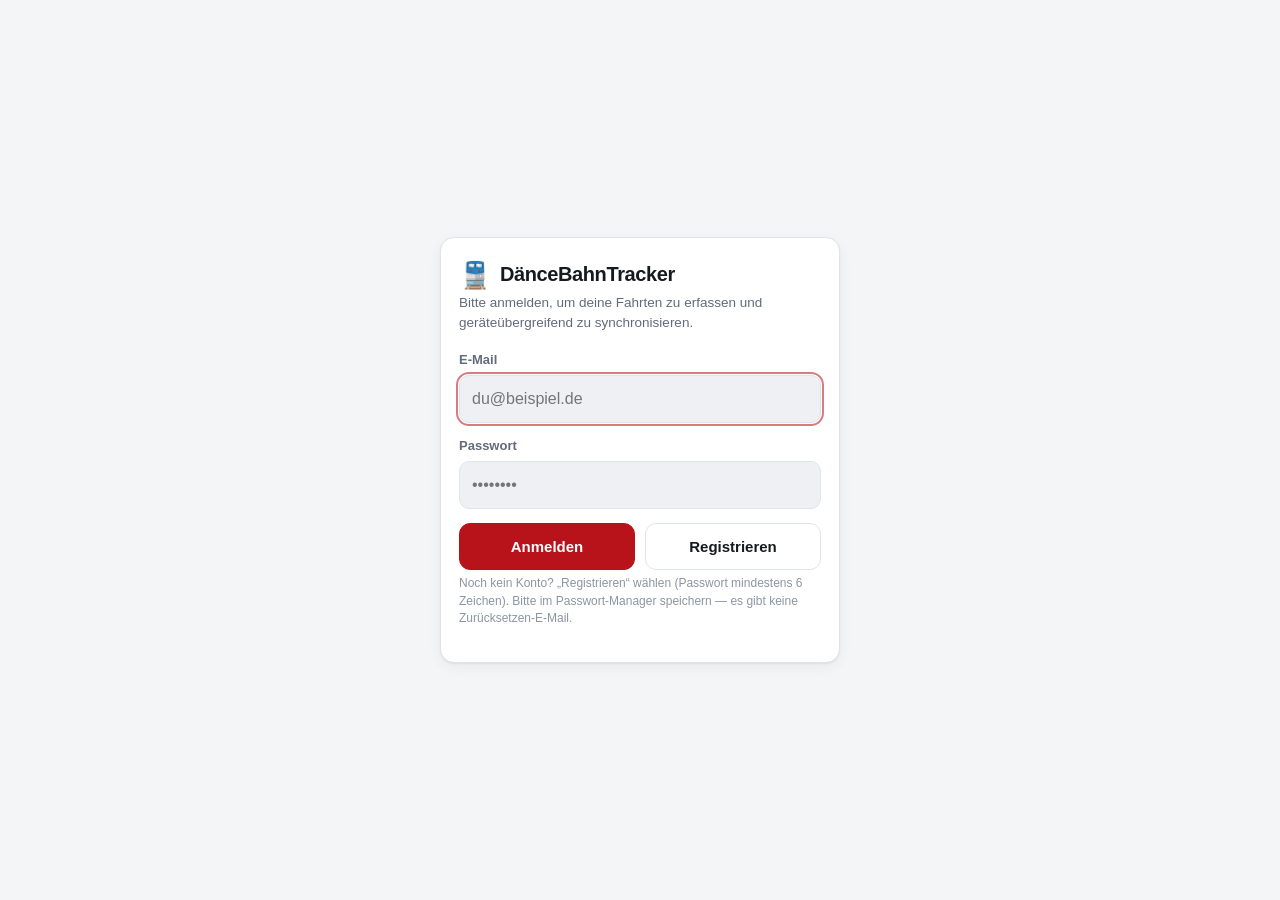
<file: index.html>
<!doctype html>
<html lang="de">
<head>
<meta charset="utf-8">
<meta name="viewport" content="width=device-width, initial-scale=1, viewport-fit=cover">
<title>Fahrten — DänceBahnTracker</title>
<meta name="theme-color" content="#f4f5f7" media="(prefers-color-scheme: light)">
<meta name="theme-color" content="#101319" media="(prefers-color-scheme: dark)">

<link rel="icon" href="icons/favicon.svg" type="image/svg+xml">
<link rel="icon" href="icons/favicon-32.png" sizes="32x32" type="image/png">
<link rel="icon" href="icons/favicon-16.png" sizes="16x16" type="image/png">
<link rel="alternate icon" href="icons/favicon.ico" sizes="16x16 32x32 48x48">
<!-- iOS home screen: must be an opaque PNG; iOS applies its own rounded mask. -->
<link rel="apple-touch-icon" href="icons/apple-touch-icon.png" sizes="180x180">
<link rel="manifest" href="site.webmanifest">
<meta name="apple-mobile-web-app-title" content="DänceBahn">
<meta name="application-name" content="DänceBahnTracker">
<meta name="apple-mobile-web-app-capable" content="yes">
<meta name="mobile-web-app-capable" content="yes">
<meta name="apple-mobile-web-app-status-bar-style" content="default">

<link rel="stylesheet" href="css/app.css">
</head>
<body>

<!-- Shown until a session exists; filled in by js/auth-gate.js. -->
<div class="gate" id="authGate"></div>

<div id="appContent" hidden>

<header class="appbar">
  <div>
    <h1 class="appbar-title">DänceBahnTracker</h1>
    <div class="appbar-sub" id="freshness">wird geladen…</div>
  </div>
  <button type="button" class="icon-btn" id="refreshBtn" aria-label="Aktualisieren">⟳</button>
</header>

<main class="container" id="main">

  <section class="section" id="filterSection">
    <div class="field">
      <div class="label">Richtung</div>
      <div class="segmented" id="directionControl" role="group" aria-label="Richtung">
        <button type="button" data-value="ALL" class="is-active">Beide</button>
        <button type="button" data-value="TO_MUC">→ München</button>
        <button type="button" data-value="TO_RO">→ Rosenheim</button>
      </div>
    </div>
    <div class="field" style="margin-bottom:0;">
      <div class="label">Bahnhof</div>
      <div class="segmented" id="hubControl" role="group" aria-label="Bahnhof">
        <button type="button" data-value="ALL" class="is-active">Alle</button>
        <button type="button" data-value="HBF">Hbf</button>
        <button type="button" data-value="OST">Ost</button>
      </div>
    </div>
  </section>

  <!-- Only visible while the list is anchored to a past time (see #pastPanel). -->
  <div class="anchor-bar" id="anchorBar" hidden>
    <span id="anchorText"></span>
    <button type="button" class="btn btn--ghost anchor-bar-btn" id="anchorResetBtn">Jetzt</button>
  </div>

  <div class="notice" id="notice" hidden style="display:none">
    <span aria-hidden="true">⚠️</span>
    <span id="noticeText"></span>
  </div>

  <div id="skeletonWrap">
    <div class="skeleton"></div>
    <div class="skeleton"></div>
    <div class="skeleton"></div>
    <div class="skeleton"></div>
  </div>

  <div class="empty" id="emptyState" hidden>
    <span class="empty-icon" aria-hidden="true">🚆</span>
    <div class="empty-title">Keine Fahrten im Zeitfenster</div>
    <p class="empty-text" id="emptyText">
      Aktuell liegen keine Züge innerhalb der nächsten bzw. letzten 2 Stunden vor.
      Zieh zum Aktualisieren oder komm später wieder.
    </p>
  </div>

  <div id="trainListRoot"></div>

  <!-- Deliberately understated: nachtragen is the rare case, the live list is
       the everyday one. Kept below the list so it never competes with it. -->
  <div class="footer-actions">
    <button type="button" class="link-btn" id="pastToggle" aria-expanded="false" aria-controls="pastPanel">
      Frühere Fahrt nachtragen
    </button>
  </div>

  <section class="section" id="pastPanel" hidden>
    <div class="card card-pad">
      <div class="field">
        <label class="label" for="pastDate">Datum</label>
        <input class="input" type="date" id="pastDate">
      </div>
      <div class="field">
        <label class="label" for="pastTime">Uhrzeit (ungefähr)</label>
        <input class="input" type="time" id="pastTime" step="300">
      </div>
      <div class="btn-row">
        <button type="button" class="btn btn--ghost" id="pastCancelBtn">Abbrechen</button>
        <button type="button" class="btn btn--primary" id="pastShowBtn">Fahrten anzeigen</button>
      </div>
      <p class="hint" style="margin-top:10px;">
        Zeigt die Züge im Zeitfenster von ±2 Stunden um diese Uhrzeit. Für weiter
        zurückliegende Tage liegen unter Umständen nur Fahrplandaten ohne
        Live-Verspätung vor.
      </p>
    </div>
  </section>

</main>

<!-- The delay entry sheet is built and owned by js/entry-sheet.js, which both
     pages share -- there is deliberately no markup for it here. -->

<div class="toast" id="toast" role="status" aria-live="polite"></div>

<nav class="tabbar">
  <a class="tab is-active" href="index.html" aria-current="page">
    <span class="tab-icon" aria-hidden="true">🚆</span>
    <span>Fahrten</span>
  </a>
  <a class="tab" href="stats.html">
    <span class="tab-icon" aria-hidden="true">📊</span>
    <span>Statistik</span>
  </a>
</nav>

</div><!-- /#appContent -->

<script type="module" src="js/tracker.js"></script>
</body>
</html>
</file>
<file: css/app.css>
/* DänceBahnTracker -- mobile-first design system.
   Both pages share these tokens and components; keep class names stable. */

:root {
  --bg: #f4f5f7;
  --surface: #ffffff;
  --surface-2: #eef0f4;
  --border: #dfe3ea;
  --text: #16191f;
  --text-dim: #626b7a;
  --text-faint: #8d95a3;

  --accent: #b8121b;        /* DB red */
  --accent-ink: #ffffff;

  --ok: #16794a;
  --ok-bg: #e2f5ec;
  --warn: #96610a;
  --warn-bg: #fdf1dc;
  --bad: #b3261e;
  --bad-bg: #fce9e7;

  --radius: 14px;
  --radius-sm: 9px;
  --shadow: 0 1px 2px rgba(16, 20, 28, 0.06), 0 4px 14px rgba(16, 20, 28, 0.05);

  --tabbar-h: 58px;
  --font: -apple-system, BlinkMacSystemFont, 'Segoe UI', Roboto, 'Helvetica Neue', Arial, sans-serif;
  --mono: ui-monospace, SFMono-Regular, Menlo, Consolas, monospace;
}

@media (prefers-color-scheme: dark) {
  :root {
    --bg: #101319;
    --surface: #171b23;
    --surface-2: #1f242e;
    --border: #2b313d;
    --text: #eef1f6;
    --text-dim: #a2acbb;
    --text-faint: #79838f;

    --accent: #f2545b;
    --accent-ink: #1a0406;

    --ok: #62d3a0;
    --ok-bg: #102a20;
    --warn: #f0bc61;
    --warn-bg: #2d2312;
    --bad: #ff8a80;
    --bad-bg: #331a18;

    --shadow: 0 1px 2px rgba(0, 0, 0, 0.4), 0 4px 16px rgba(0, 0, 0, 0.3);
  }
}

* { box-sizing: border-box; }

/* Component rules below set `display`, which would otherwise out-specify the
   UA's [hidden] rule. Keep the attribute authoritative for every component. */
[hidden] { display: none !important; }

html { -webkit-text-size-adjust: 100%; }

body {
  margin: 0;
  font-family: var(--font);
  background: var(--bg);
  color: var(--text);
  font-size: 16px;
  line-height: 1.45;
  padding-bottom: calc(var(--tabbar-h) + env(safe-area-inset-bottom));
  -webkit-font-smoothing: antialiased;
  overscroll-behavior-y: contain;
}

/* ---------- App bar ---------- */

.appbar {
  position: sticky;
  top: 0;
  z-index: 30;
  background: var(--surface);
  border-bottom: 1px solid var(--border);
  padding: calc(env(safe-area-inset-top) + 10px) 16px 10px;
  display: flex;
  align-items: center;
  gap: 10px;
}

.appbar-title {
  margin: 0;
  font-size: 17px;
  font-weight: 700;
  letter-spacing: -0.01em;
  flex: 1;
  min-width: 0;
  overflow: hidden;
  text-overflow: ellipsis;
  white-space: nowrap;
}

.appbar-sub {
  font-size: 12px;
  color: var(--text-faint);
  font-weight: 500;
}

.icon-btn {
  appearance: none;
  border: 1px solid var(--border);
  background: var(--surface-2);
  color: var(--text);
  border-radius: 10px;
  min-width: 38px;
  height: 38px;
  padding: 0 10px;
  font-size: 15px;
  cursor: pointer;
  display: inline-flex;
  align-items: center;
  justify-content: center;
}

.icon-btn:active { transform: scale(0.96); }

/* Fits inside a table row without stretching it. */
.icon-btn--sm {
  min-width: 30px;
  height: 30px;
  padding: 0;
  font-size: 13px;
}

.row-actions { display: flex; gap: 6px; }

/* ---------- Layout ---------- */

.container {
  max-width: 720px;
  margin: 0 auto;
  padding: 14px 14px 24px;
}

.section { margin-bottom: 22px; }

.section-title {
  font-size: 12px;
  font-weight: 700;
  text-transform: uppercase;
  letter-spacing: 0.06em;
  color: var(--text-faint);
  margin: 0 0 8px 2px;
}

.card {
  background: var(--surface);
  border: 1px solid var(--border);
  border-radius: var(--radius);
  box-shadow: var(--shadow);
  overflow: hidden;
}

.card-pad { padding: 14px; }

.row-between {
  display: flex;
  align-items: center;
  justify-content: space-between;
  gap: 10px;
}

/* ---------- Bottom tab bar ---------- */

.tabbar {
  position: fixed;
  left: 0;
  right: 0;
  bottom: 0;
  z-index: 40;
  height: calc(var(--tabbar-h) + env(safe-area-inset-bottom));
  padding-bottom: env(safe-area-inset-bottom);
  display: flex;
  background: color-mix(in srgb, var(--surface) 92%, transparent);
  backdrop-filter: saturate(180%) blur(12px);
  -webkit-backdrop-filter: saturate(180%) blur(12px);
  border-top: 1px solid var(--border);
}

.tab {
  flex: 1;
  display: flex;
  flex-direction: column;
  align-items: center;
  justify-content: center;
  gap: 2px;
  text-decoration: none;
  color: var(--text-faint);
  font-size: 11px;
  font-weight: 600;
}

.tab-icon { font-size: 19px; line-height: 1; }
.tab.is-active { color: var(--accent); }

/* ---------- Segmented control / chips ---------- */

.segmented {
  display: flex;
  background: var(--surface-2);
  border: 1px solid var(--border);
  border-radius: 11px;
  padding: 3px;
  gap: 3px;
}

.segmented button {
  flex: 1;
  appearance: none;
  border: 0;
  background: transparent;
  color: var(--text-dim);
  font: inherit;
  font-size: 13px;
  font-weight: 600;
  padding: 8px 6px;
  border-radius: 8px;
  cursor: pointer;
  white-space: nowrap;
}

.segmented button.is-active {
  background: var(--surface);
  color: var(--text);
  box-shadow: var(--shadow);
}

.chips {
  display: flex;
  flex-wrap: wrap;
  gap: 7px;
}

.chip {
  appearance: none;
  border: 1px solid var(--border);
  background: var(--surface);
  color: var(--text-dim);
  font: inherit;
  font-size: 13px;
  font-weight: 600;
  padding: 7px 12px;
  border-radius: 999px;
  cursor: pointer;
}

.chip.is-active {
  background: var(--accent);
  border-color: var(--accent);
  color: var(--accent-ink);
}

/* ---------- Train list ---------- */

.train-group + .train-group { margin-top: 18px; }

.train-list {
  list-style: none;
  margin: 0;
  padding: 0;
}

.train-item {
  width: 100%;
  display: flex;
  align-items: center;
  gap: 12px;
  padding: 12px 14px;
  background: transparent;
  border: 0;
  border-bottom: 1px solid var(--border);
  font: inherit;
  color: inherit;
  text-align: left;
  cursor: pointer;
}

.train-list li:last-child .train-item { border-bottom: 0; }
.train-item:active { background: var(--surface-2); }

.train-time {
  font-variant-numeric: tabular-nums;
  font-weight: 700;
  font-size: 17px;
  min-width: 52px;
}

.train-time-sub {
  display: block;
  font-size: 11px;
  font-weight: 600;
  color: var(--text-faint);
}

.train-main { flex: 1; min-width: 0; }

.train-line {
  display: inline-block;
  font-size: 11px;
  font-weight: 800;
  letter-spacing: 0.03em;
  background: var(--surface-2);
  border: 1px solid var(--border);
  color: var(--text-dim);
  padding: 1px 7px;
  border-radius: 5px;
  margin-right: 6px;
}

.train-route {
  /* Must be block: text-overflow/ellipsis is ignored on inline boxes, which
     would let a long route name slide out under the delay badge. */
  display: block;
  font-size: 14px;
  font-weight: 600;
  overflow: hidden;
  text-overflow: ellipsis;
  white-space: nowrap;
}

.train-meta {
  font-size: 12px;
  color: var(--text-faint);
  margin-top: 2px;
}

.train-item.is-past { opacity: 0.62; }

.train-item.is-logged {
  background: linear-gradient(90deg, color-mix(in srgb, var(--accent) 8%, transparent), transparent 60%);
}

.train-aside {
  display: flex;
  flex-direction: column;
  align-items: flex-end;
  gap: 4px;
}

/* ---------- Badges ---------- */

.badge {
  display: inline-block;
  font-size: 12px;
  font-weight: 700;
  padding: 3px 8px;
  border-radius: 7px;
  white-space: nowrap;
  font-variant-numeric: tabular-nums;
}

.badge--ok { background: var(--ok-bg); color: var(--ok); }
.badge--warn { background: var(--warn-bg); color: var(--warn); }
.badge--bad { background: var(--bad-bg); color: var(--bad); }
.badge--muted { background: var(--surface-2); color: var(--text-faint); }

/* ---------- Buttons ---------- */

.btn {
  appearance: none;
  font: inherit;
  font-weight: 650;
  font-size: 15px;
  padding: 12px 16px;
  border-radius: 11px;
  border: 1px solid var(--border);
  background: var(--surface-2);
  color: var(--text);
  cursor: pointer;
}

.btn:active { transform: scale(0.985); }
.btn--primary { background: var(--accent); border-color: var(--accent); color: var(--accent-ink); }
.btn--ghost { background: transparent; }
.btn--danger { background: transparent; border-color: var(--bad); color: var(--bad); }
.btn--block { display: block; width: 100%; }
.btn[disabled] { opacity: 0.5; cursor: default; }

.btn-row { display: flex; gap: 10px; }
.btn-row > * { flex: 1; }

/* Understated text action for secondary things that must not compete with the
   train list -- currently only "Frühere Fahrt nachtragen". */
.link-btn {
  appearance: none;
  border: 0;
  background: transparent;
  color: var(--text-faint);
  font: inherit;
  font-size: 13px;
  font-weight: 600;
  padding: 8px 4px;
  cursor: pointer;
  text-decoration: underline;
  text-underline-offset: 3px;
}

.link-btn:active { color: var(--text-dim); }

.footer-actions {
  display: flex;
  justify-content: center;
  margin-top: 10px;
}

/* ---------- Back-dated view ---------- */

/* Shown in place of "now" while the train list is anchored to a past moment. */
.anchor-bar {
  display: flex;
  align-items: center;
  justify-content: space-between;
  gap: 10px;
  font-size: 12.5px;
  font-weight: 650;
  color: var(--text-dim);
  background: var(--surface-2);
  border: 1px solid var(--border);
  border-radius: var(--radius-sm);
  padding: 7px 8px 7px 12px;
  margin-bottom: 12px;
}

/* Text plus a reset action. Sits over either the .notice or the .anchor-bar
   skin, so it only has to fix the layout the two do not share. */
.filter-notice {
  align-items: center;
  justify-content: space-between;
  gap: 10px;
  /* On a narrow phone the reset button drops to its own line rather than
     squeezing the explanation into a two-word column. */
  flex-wrap: wrap;
}

.filter-notice > span { flex: 1 1 14rem; }

.anchor-bar-btn {
  flex: 0 0 auto;
  padding: 6px 12px;
  font-size: 13px;
  border-radius: 8px;
}

/* ---------- Sheet (bottom modal) ---------- */

.sheet[hidden] { display: none; }

.sheet {
  position: fixed;
  inset: 0;
  z-index: 60;
  display: flex;
  align-items: flex-end;
  justify-content: center;
}

.sheet-backdrop {
  position: absolute;
  inset: 0;
  background: rgba(8, 10, 14, 0.5);
  border: 0;
  padding: 0;
  cursor: pointer;
}

.sheet-panel {
  position: relative;
  width: 100%;
  max-width: 560px;
  max-height: 92vh;
  overflow-y: auto;
  background: var(--surface);
  border-radius: 18px 18px 0 0;
  padding: 8px 16px calc(16px + env(safe-area-inset-bottom));
  animation: sheet-up 0.22s ease-out;
}

@keyframes sheet-up {
  from { transform: translateY(18px); opacity: 0.6; }
  to { transform: translateY(0); opacity: 1; }
}

.sheet-grabber {
  width: 38px;
  height: 4px;
  border-radius: 999px;
  background: var(--border);
  margin: 6px auto 12px;
}

.sheet-title { margin: 0 0 2px; font-size: 18px; font-weight: 700; }
.sheet-sub { margin: 0 0 14px; font-size: 13px; color: var(--text-dim); }

/* ---------- Forms ---------- */

.field { margin-bottom: 14px; }

.label {
  display: block;
  font-size: 13px;
  font-weight: 650;
  margin-bottom: 6px;
  color: var(--text-dim);
}

.input,
.select,
.textarea {
  width: 100%;
  font: inherit;
  font-size: 16px; /* >=16px stops iOS zoom-on-focus */
  padding: 11px 12px;
  border-radius: 10px;
  border: 1px solid var(--border);
  background: var(--surface-2);
  color: var(--text);
}

.textarea { min-height: 68px; resize: vertical; }

.input:focus,
.select:focus,
.textarea:focus {
  outline: 2px solid color-mix(in srgb, var(--accent) 55%, transparent);
  outline-offset: 1px;
}

.hint { font-size: 12px; color: var(--text-faint); margin-top: 5px; }

.checkline {
  display: flex;
  align-items: center;
  gap: 10px;
  font-size: 15px;
  font-weight: 600;
}

.checkline input { width: 20px; height: 20px; accent-color: var(--accent); }

/* Stepper for quick delay entry */
.stepper {
  display: flex;
  align-items: center;
  gap: 10px;
}

.stepper .input { text-align: center; font-weight: 700; font-variant-numeric: tabular-nums; }

.stepper button {
  appearance: none;
  width: 46px;
  height: 46px;
  flex: 0 0 46px;
  border-radius: 11px;
  border: 1px solid var(--border);
  background: var(--surface-2);
  color: var(--text);
  font-size: 22px;
  font-weight: 600;
  cursor: pointer;
}

/* ---------- Stats ---------- */

.stat-grid {
  display: grid;
  grid-template-columns: repeat(2, minmax(0, 1fr));
  gap: 10px;
}

@media (min-width: 560px) {
  .stat-grid { grid-template-columns: repeat(4, minmax(0, 1fr)); }
}

.stat {
  background: var(--surface);
  border: 1px solid var(--border);
  border-radius: var(--radius);
  padding: 12px;
  box-shadow: var(--shadow);
}

.stat-value {
  font-size: 22px;
  font-weight: 750;
  letter-spacing: -0.02em;
  font-variant-numeric: tabular-nums;
}

.stat-label {
  font-size: 11.5px;
  color: var(--text-faint);
  font-weight: 600;
  margin-top: 2px;
}

.stat-note { font-size: 11px; color: var(--text-faint); margin-top: 4px; }

.bar-chart { display: flex; flex-direction: column; gap: 9px; }

.bar-row {
  display: grid;
  grid-template-columns: 68px 1fr auto;
  align-items: center;
  gap: 9px;
}

.bar-label {
  font-size: 12px;
  color: var(--text-dim);
  font-weight: 600;
  overflow: hidden;
  text-overflow: ellipsis;
  white-space: nowrap;
}

.bar-track {
  height: 20px;
  background: var(--surface-2);
  border-radius: 6px;
  overflow: hidden;
}

.bar-fill {
  height: 100%;
  background: var(--accent);
  border-radius: 6px;
  min-width: 2px;
  transition: width 0.25s ease;
}

.bar-fill--ok { background: var(--ok); }
.bar-fill--warn { background: var(--warn); }
.bar-fill--bad { background: var(--bad); }

.bar-value {
  font-size: 12px;
  font-weight: 700;
  font-variant-numeric: tabular-nums;
  min-width: 44px;
  text-align: right;
}

.table {
  width: 100%;
  border-collapse: collapse;
  font-size: 13.5px;
}

.table th,
.table td {
  padding: 9px 10px;
  text-align: left;
  border-bottom: 1px solid var(--border);
  font-variant-numeric: tabular-nums;
}

.table th {
  font-size: 11px;
  text-transform: uppercase;
  letter-spacing: 0.05em;
  color: var(--text-faint);
}

.table tr:last-child td { border-bottom: 0; }
.table .num { text-align: right; }

/* ---------- Auth gate ---------- */

/* Covers the whole app until a session exists. Opaque, so nothing behind it is
   readable even for the instant before the script decides. */
.gate {
  position: fixed;
  inset: 0;
  z-index: 100;
  background: var(--bg);
  display: flex;
  align-items: center;
  justify-content: center;
  padding: calc(env(safe-area-inset-top) + 20px) 16px calc(env(safe-area-inset-bottom) + 20px);
  overflow-y: auto;
}

.gate[hidden] { display: none; }

.gate-card {
  width: 100%;
  max-width: 400px;
  background: var(--surface);
  border: 1px solid var(--border);
  border-radius: var(--radius);
  box-shadow: var(--shadow);
  padding: 22px 18px;
}

.gate-brand {
  display: flex;
  align-items: center;
  gap: 9px;
  margin-bottom: 4px;
}

.gate-logo { font-size: 26px; line-height: 1; }

.gate-title {
  margin: 0;
  font-size: 20px;
  font-weight: 750;
  letter-spacing: -0.02em;
}

.gate-sub {
  margin: 0 0 18px;
  font-size: 13.5px;
  color: var(--text-dim);
}

/* ---------- States ---------- */

.empty {
  text-align: center;
  padding: 30px 18px;
  color: var(--text-faint);
}

.empty-icon { font-size: 30px; display: block; margin-bottom: 8px; }
.empty-title { font-weight: 700; color: var(--text-dim); margin-bottom: 4px; }
.empty-text { font-size: 13.5px; }

.notice {
  display: flex;
  gap: 9px;
  align-items: flex-start;
  font-size: 12.5px;
  padding: 10px 12px;
  border-radius: var(--radius-sm);
  background: var(--warn-bg);
  color: var(--warn);
  margin-bottom: 12px;
}

.skeleton {
  height: 60px;
  border-radius: var(--radius-sm);
  background: linear-gradient(90deg, var(--surface-2) 25%, var(--border) 50%, var(--surface-2) 75%);
  background-size: 200% 100%;
  animation: shimmer 1.3s infinite;
  margin-bottom: 8px;
}

@keyframes shimmer {
  from { background-position: 200% 0; }
  to { background-position: -200% 0; }
}

.spinner {
  width: 15px;
  height: 15px;
  border: 2px solid var(--border);
  border-top-color: var(--accent);
  border-radius: 50%;
  animation: spin 0.7s linear infinite;
  display: inline-block;
}

@keyframes spin { to { transform: rotate(360deg); } }

.toast {
  position: fixed;
  left: 50%;
  bottom: calc(var(--tabbar-h) + env(safe-area-inset-bottom) + 14px);
  transform: translateX(-50%) translateY(8px);
  background: var(--text);
  color: var(--bg);
  font-size: 13.5px;
  font-weight: 600;
  padding: 10px 16px;
  border-radius: 999px;
  z-index: 80;
  opacity: 0;
  pointer-events: none;
  transition: opacity 0.18s, transform 0.18s;
  max-width: 88vw;
  text-align: center;
}

.toast.is-visible { opacity: 1; transform: translateX(-50%) translateY(0); }

.sr-only {
  position: absolute;
  width: 1px; height: 1px;
  padding: 0; margin: -1px;
  overflow: hidden;
  clip: rect(0 0 0 0);
  white-space: nowrap;
  border: 0;
}

@media (prefers-reduced-motion: reduce) {
  *, *::before, *::after {
    animation-duration: 0.001ms !important;
    transition-duration: 0.001ms !important;
  }
}
</file>
